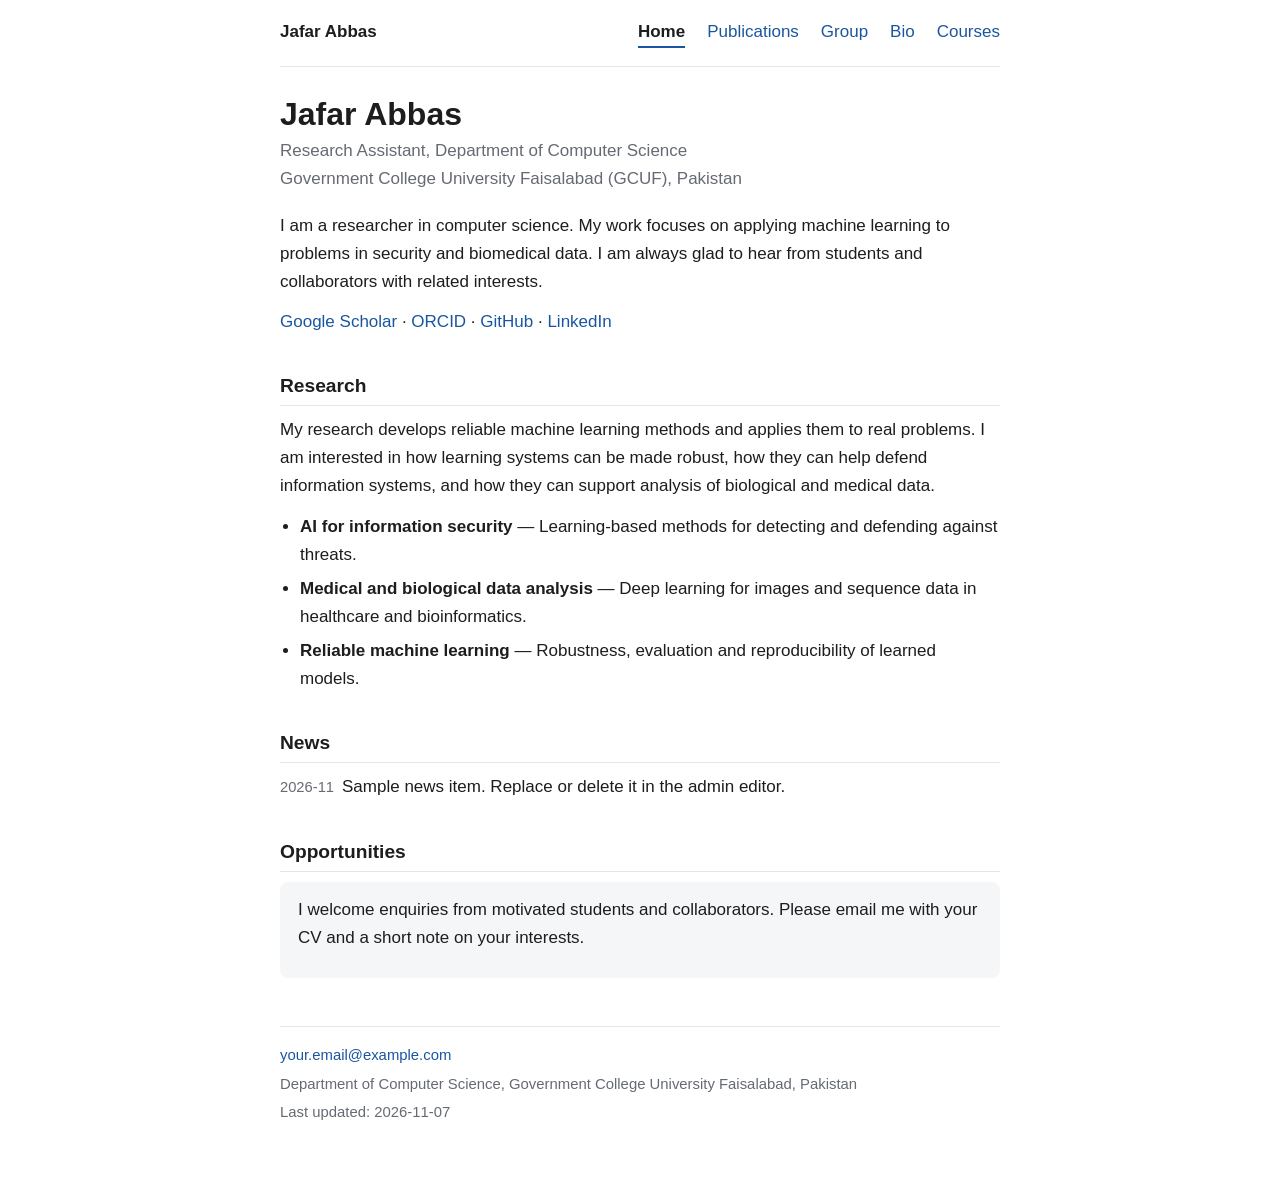
<file: index.html>
<!DOCTYPE html>
<html lang="en">
<head>
<meta charset="utf-8">
<meta name="viewport" content="width=device-width, initial-scale=1">
<title>Loading…</title>
<link rel="stylesheet" href="style.css">
</head>
<body data-page="home">
<div class="wrap"><div id="app"><p>Loading…</p></div></div>
<script src="site.js"></script>
<script src="edit.js"></script>
</body>
</html>
</file>
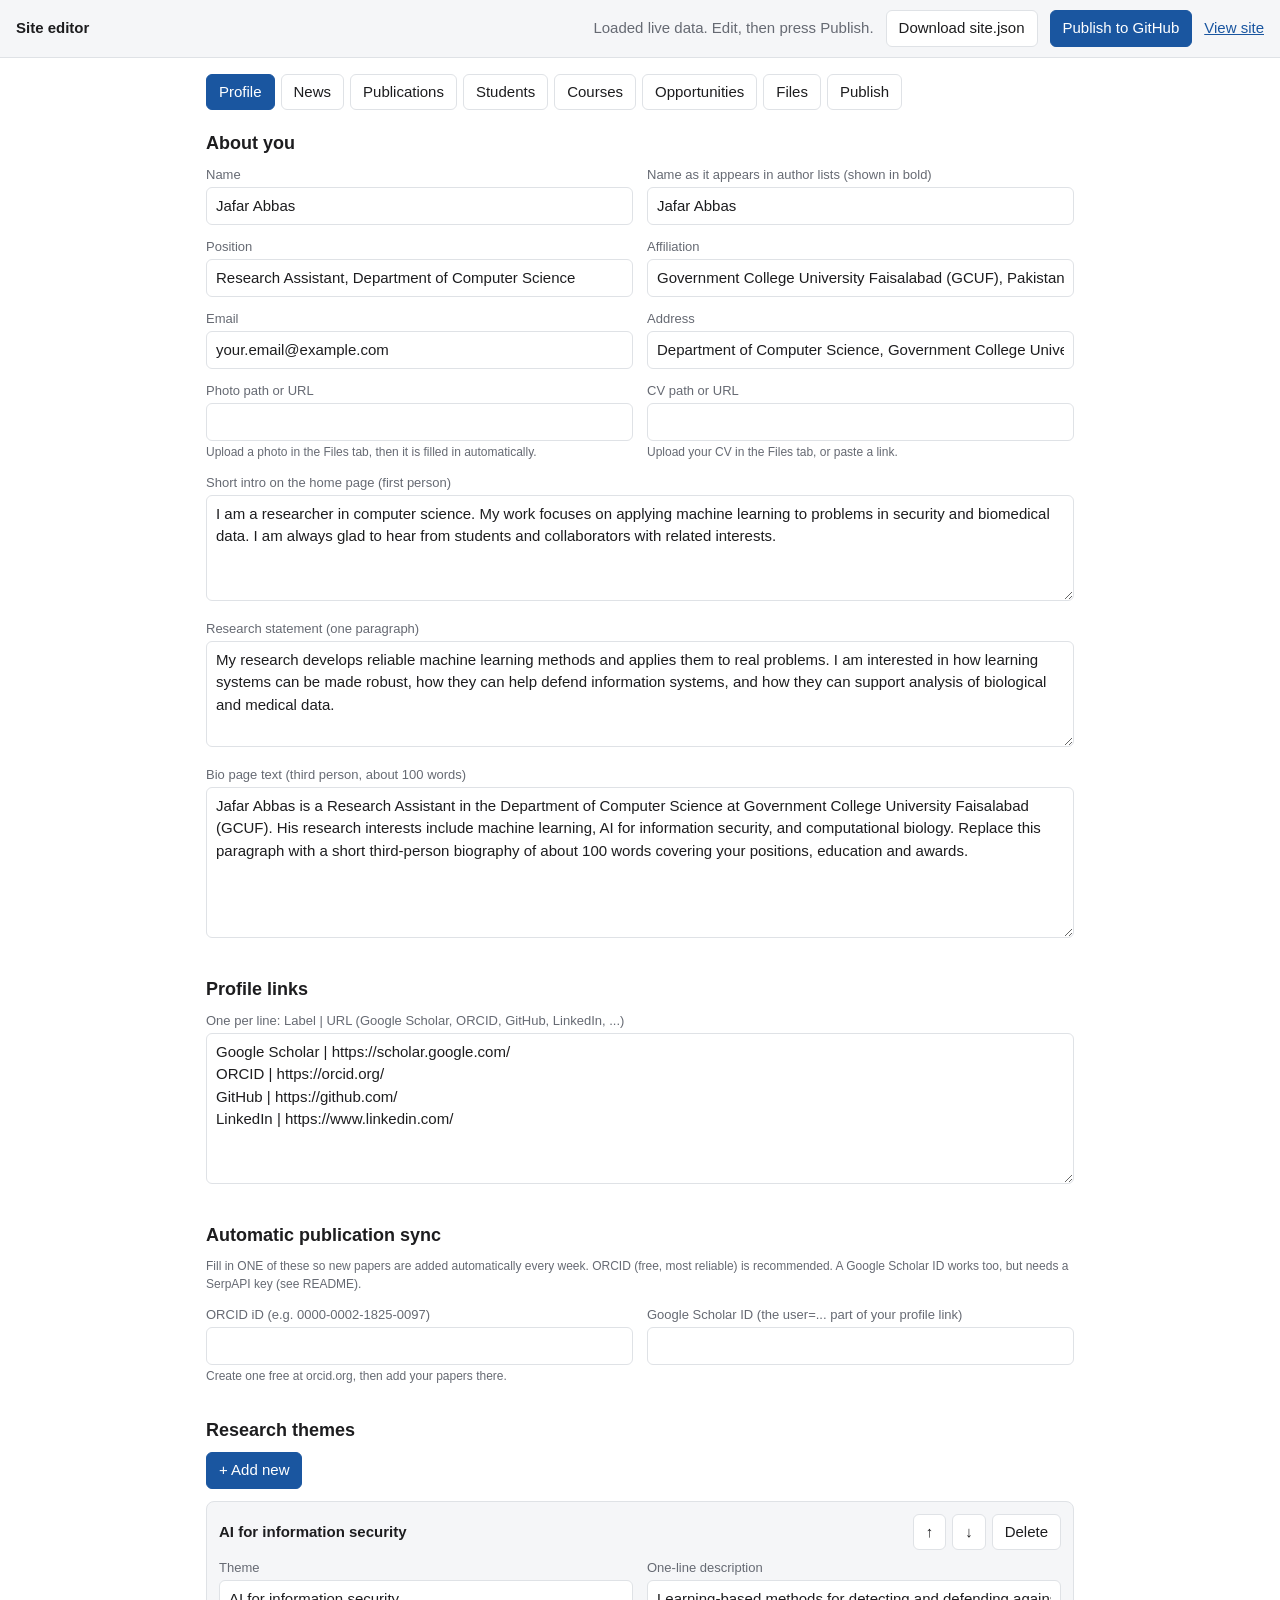
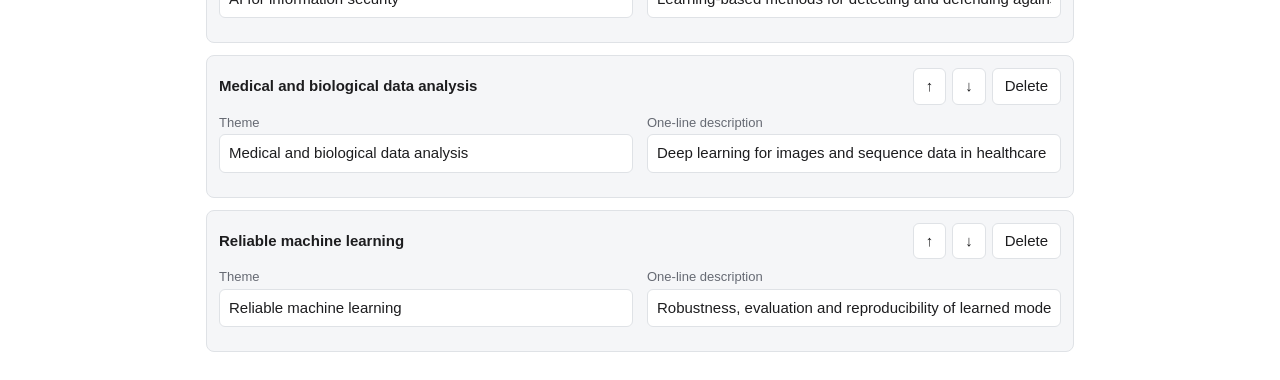
<file: admin.html>
<!DOCTYPE html>
<html lang="en">
<head>
<meta charset="utf-8">
<meta name="viewport" content="width=device-width, initial-scale=1">
<meta name="robots" content="noindex, nofollow">
<title>Site editor</title>
<style>
  :root { --bg:#fff; --fg:#1d1d1f; --muted:#666a73; --link:#1a56a0; --rule:#dfe2e6; --soft:#f5f6f8; --ok:#1c7c3a; --warn:#b45309; }
  @media (prefers-color-scheme: dark) { :root { --bg:#121316; --fg:#e8e8ea; --muted:#9a9aa3; --link:#7db3ff; --rule:#2a2b30; --soft:#1b1c21; --ok:#5fd18a; --warn:#f0a35c; } }
  * { box-sizing: border-box; }
  body { margin:0; background:var(--bg); color:var(--fg); font:15px/1.5 -apple-system,"Segoe UI",Roboto,Helvetica,Arial,sans-serif; }
  a { color: var(--link); }
  #bar { position:sticky; top:0; z-index:5; background:var(--soft); border-bottom:1px solid var(--rule); padding:10px 16px; display:flex; gap:12px; align-items:center; flex-wrap:wrap; }
  #bar strong { margin-right:auto; }
  #status { color:var(--muted); }
  #status.dirty { color:var(--warn); }
  #status.ok { color:var(--ok); }
  main { max-width:900px; margin:0 auto; padding:16px; }
  #tabs { display:flex; flex-wrap:wrap; gap:6px; margin-bottom:16px; }
  #tabs button.on { background:var(--link); color:#fff; border-color:var(--link); }
  button { font:inherit; padding:6px 12px; border:1px solid var(--rule); background:var(--bg); color:var(--fg); border-radius:6px; cursor:pointer; }
  button:hover { border-color:var(--link); }
  button.primary { background:var(--link); color:#fff; border-color:var(--link); }
  label { display:block; font-size:13px; color:var(--muted); margin:0 0 2px; }
  input[type=text], input[type=password], textarea, select { width:100%; font:inherit; padding:7px 9px; border:1px solid var(--rule); border-radius:6px; background:var(--bg); color:var(--fg); }
  textarea { resize:vertical; }
  .field { margin-bottom:12px; }
  .hint { font-size:12px; color:var(--muted); margin-top:2px; }
  .card { border:1px solid var(--rule); border-radius:8px; padding:12px; margin-bottom:12px; background:var(--soft); }
  .cardhead { display:flex; justify-content:space-between; align-items:center; margin-bottom:8px; gap:8px; }
  .cardhead .btns { display:flex; gap:6px; }
  .grid { display:grid; grid-template-columns:1fr 1fr; gap:0 14px; }
  .grid .wide { grid-column:1 / -1; }
  h2 { margin:20px 0 8px; font-size:18px; }
  #banner { background:var(--soft); border:1px solid var(--warn); padding:8px 12px; border-radius:6px; margin-bottom:14px; display:none; }
  pre#log { background:var(--soft); padding:10px; border-radius:6px; white-space:pre-wrap; min-height:40px; }
  body.embed #bar a, body.embed #bar strong { display:none; }
  body.embed #bar { justify-content:flex-start; }
  body.embed main { padding:10px; }
  @media (max-width:640px) { .grid { grid-template-columns:1fr; } }
</style>
</head>
<body>
<div id="bar">
  <strong>Site editor</strong>
  <span id="status">Loading…</span>
  <button id="btnDownload">Download site.json</button>
  <button id="btnPublish" class="primary">Publish to GitHub</button>
  <a href="index.html" target="_blank" rel="noopener">View site</a>
</div>
<main>
  <div id="banner">Showing your unsaved draft from this browser. <button id="btnDiscard">Discard draft and reload live data</button></div>
  <div id="tabs"></div>
  <div id="panel"></div>
</main>
<script src="admin.js"></script>
</body>
</html>
</file>
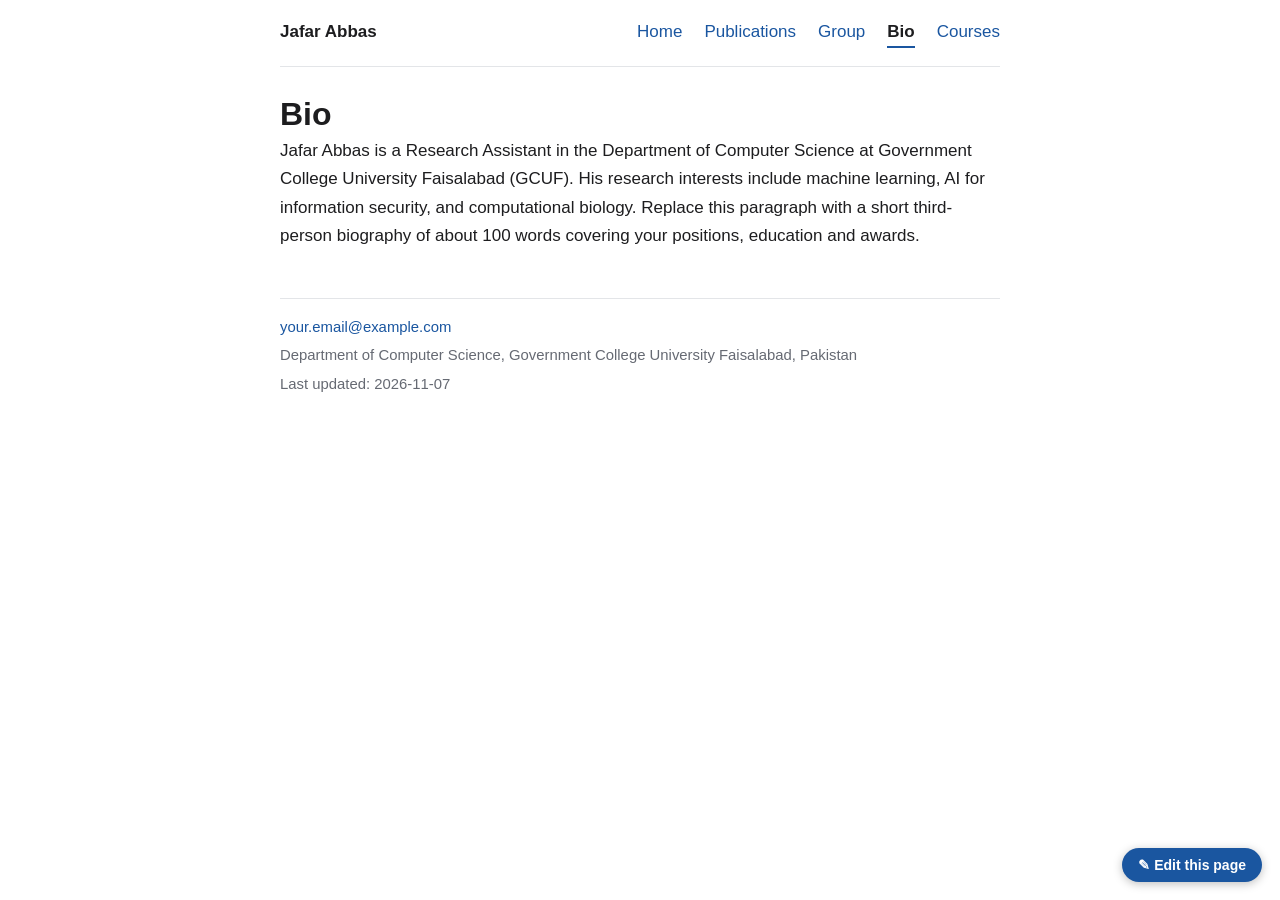
<file: bio.html>
<!DOCTYPE html>
<html lang="en">
<head>
<meta charset="utf-8">
<meta name="viewport" content="width=device-width, initial-scale=1">
<title>Loading…</title>
<link rel="stylesheet" href="style.css">
</head>
<body data-page="bio">
<div class="wrap"><div id="app"><p>Loading…</p></div></div>
<script src="site.js"></script>
<script src="edit.js"></script>
</body>
</html>
</file>
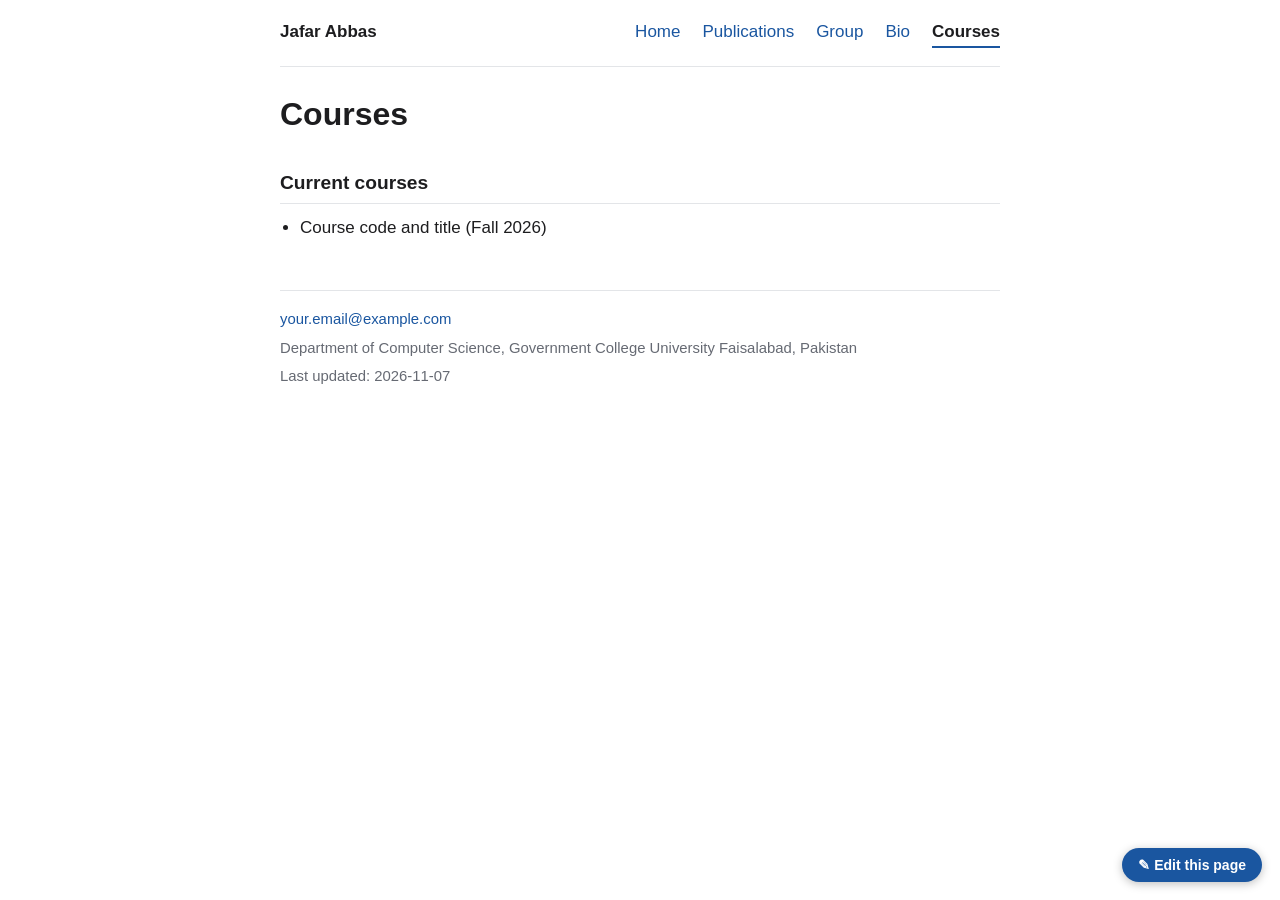
<file: courses.html>
<!DOCTYPE html>
<html lang="en">
<head>
<meta charset="utf-8">
<meta name="viewport" content="width=device-width, initial-scale=1">
<title>Loading…</title>
<link rel="stylesheet" href="style.css">
</head>
<body data-page="courses">
<div class="wrap"><div id="app"><p>Loading…</p></div></div>
<script src="site.js"></script>
<script src="edit.js"></script>
</body>
</html>
</file>
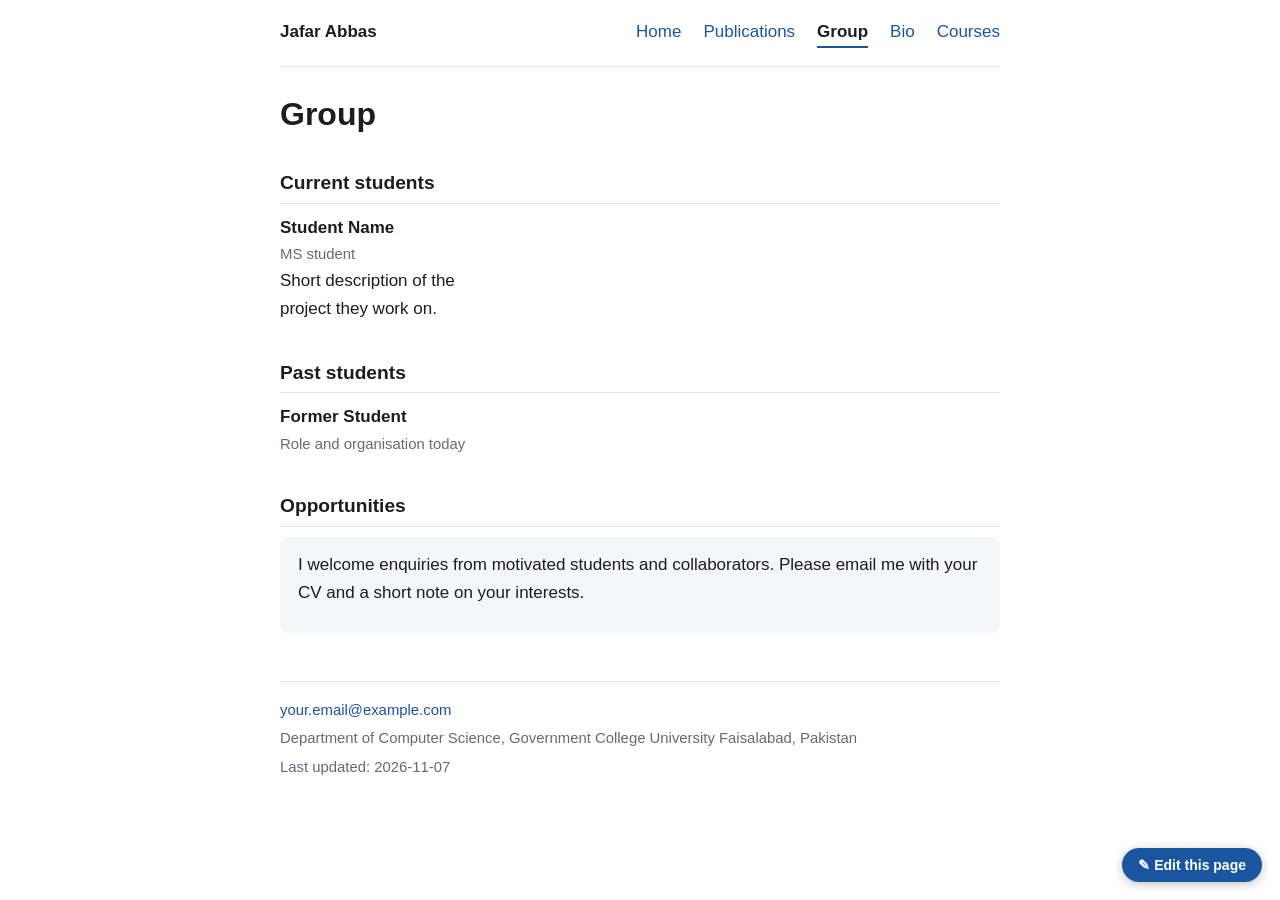
<file: group.html>
<!DOCTYPE html>
<html lang="en">
<head>
<meta charset="utf-8">
<meta name="viewport" content="width=device-width, initial-scale=1">
<title>Loading…</title>
<link rel="stylesheet" href="style.css">
</head>
<body data-page="group">
<div class="wrap"><div id="app"><p>Loading…</p></div></div>
<script src="site.js"></script>
<script src="edit.js"></script>
</body>
</html>
</file>
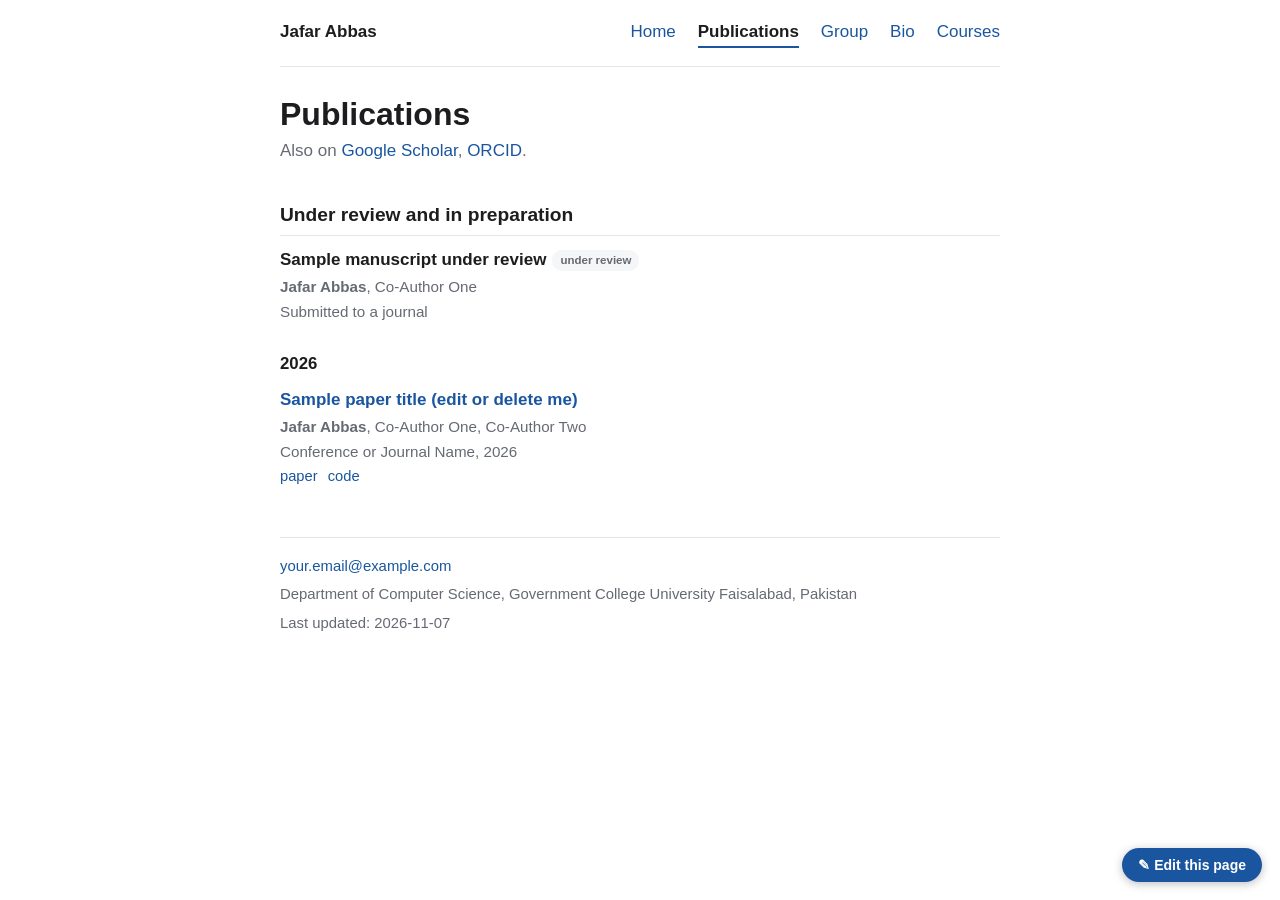
<file: publications.html>
<!DOCTYPE html>
<html lang="en">
<head>
<meta charset="utf-8">
<meta name="viewport" content="width=device-width, initial-scale=1">
<title>Loading…</title>
<link rel="stylesheet" href="style.css">
</head>
<body data-page="publications">
<div class="wrap"><div id="app"><p>Loading…</p></div></div>
<script src="site.js"></script>
<script src="edit.js"></script>
</body>
</html>
</file>
<file: style.css>
:root {
  --bg: #ffffff;
  --fg: #1d1d1f;
  --muted: #666a73;
  --link: #1a56a0;
  --rule: #e3e5e8;
  --soft: #f5f6f8;
}
@media (prefers-color-scheme: dark) {
  :root {
    --bg: #121316;
    --fg: #e8e8ea;
    --muted: #9a9aa3;
    --link: #7db3ff;
    --rule: #2a2b30;
    --soft: #1b1c21;
  }
}
* { box-sizing: border-box; }
html { -webkit-text-size-adjust: 100%; }
body {
  margin: 0;
  background: var(--bg);
  color: var(--fg);
  font: 17px/1.65 -apple-system, "Segoe UI", Roboto, Helvetica, Arial, sans-serif;
}
a { color: var(--link); text-decoration: none; }
a:hover { text-decoration: underline; }
.wrap { max-width: 760px; margin: 0 auto; padding: 0 20px 60px; }

header.top { border-bottom: 1px solid var(--rule); margin-bottom: 28px; }
nav { display: flex; flex-wrap: wrap; gap: 6px 22px; padding: 18px 0; align-items: baseline; }
nav .brand { font-weight: 600; color: var(--fg); margin-right: auto; }
nav a.cur { color: var(--fg); font-weight: 600; border-bottom: 2px solid var(--link); }

h1 { font-size: 2rem; line-height: 1.2; margin: 0 0 4px; }
h2 { font-size: 1.2rem; margin: 34px 0 10px; padding-bottom: 4px; border-bottom: 1px solid var(--rule); }
h3 { font-size: 1.02rem; margin: 22px 0 6px; color: var(--muted); font-weight: 600; }
p { margin: 0 0 12px; }

.hero { display: flex; gap: 22px; align-items: center; margin-bottom: 18px; }
.hero .photo { width: 140px; height: 140px; object-fit: cover; border-radius: 50%; flex: none; }
.role { color: var(--muted); margin: 0; }
.linkrow { margin: 6px 0 4px; }

ul.plain { list-style: none; padding: 0; margin: 0; }
ul.plain li { margin: 0 0 10px; }
ul.bul { padding-left: 20px; margin: 0 0 12px; }
ul.bul li { margin-bottom: 6px; }
.date { color: var(--muted); font-size: .92rem; margin-right: 8px; }
.muted { color: var(--muted); }

.year { font-size: 1.05rem; font-weight: 600; margin: 26px 0 8px; }
.pub { margin: 0 0 14px; }
.pub .t { font-weight: 600; }
.pub .meta { color: var(--muted); font-size: .95rem; }
.pub .lk { font-size: .92rem; }
.pub .lk a { margin-right: 10px; }
.badge { display: inline-block; font-size: .72rem; padding: 1px 8px; border-radius: 10px; background: var(--soft); color: var(--muted); margin-left: 6px; vertical-align: middle; }

.people { display: grid; grid-template-columns: repeat(auto-fill, minmax(210px, 1fr)); gap: 18px; }
.person { text-align: left; }
.person img { width: 72px; height: 72px; object-fit: cover; border-radius: 50%; display: block; margin-bottom: 6px; }
.person .nm { font-weight: 600; }
.person .sub { color: var(--muted); font-size: .93rem; }

.callout { background: var(--soft); border-radius: 8px; padding: 14px 18px; }

footer.contact { margin-top: 48px; padding-top: 16px; border-top: 1px solid var(--rule); color: var(--muted); font-size: .93rem; }
footer.contact p { margin: 0 0 4px; }

@media (max-width: 560px) {
  .hero { flex-direction: column; align-items: flex-start; }
  h1 { font-size: 1.6rem; }
}
</file>
